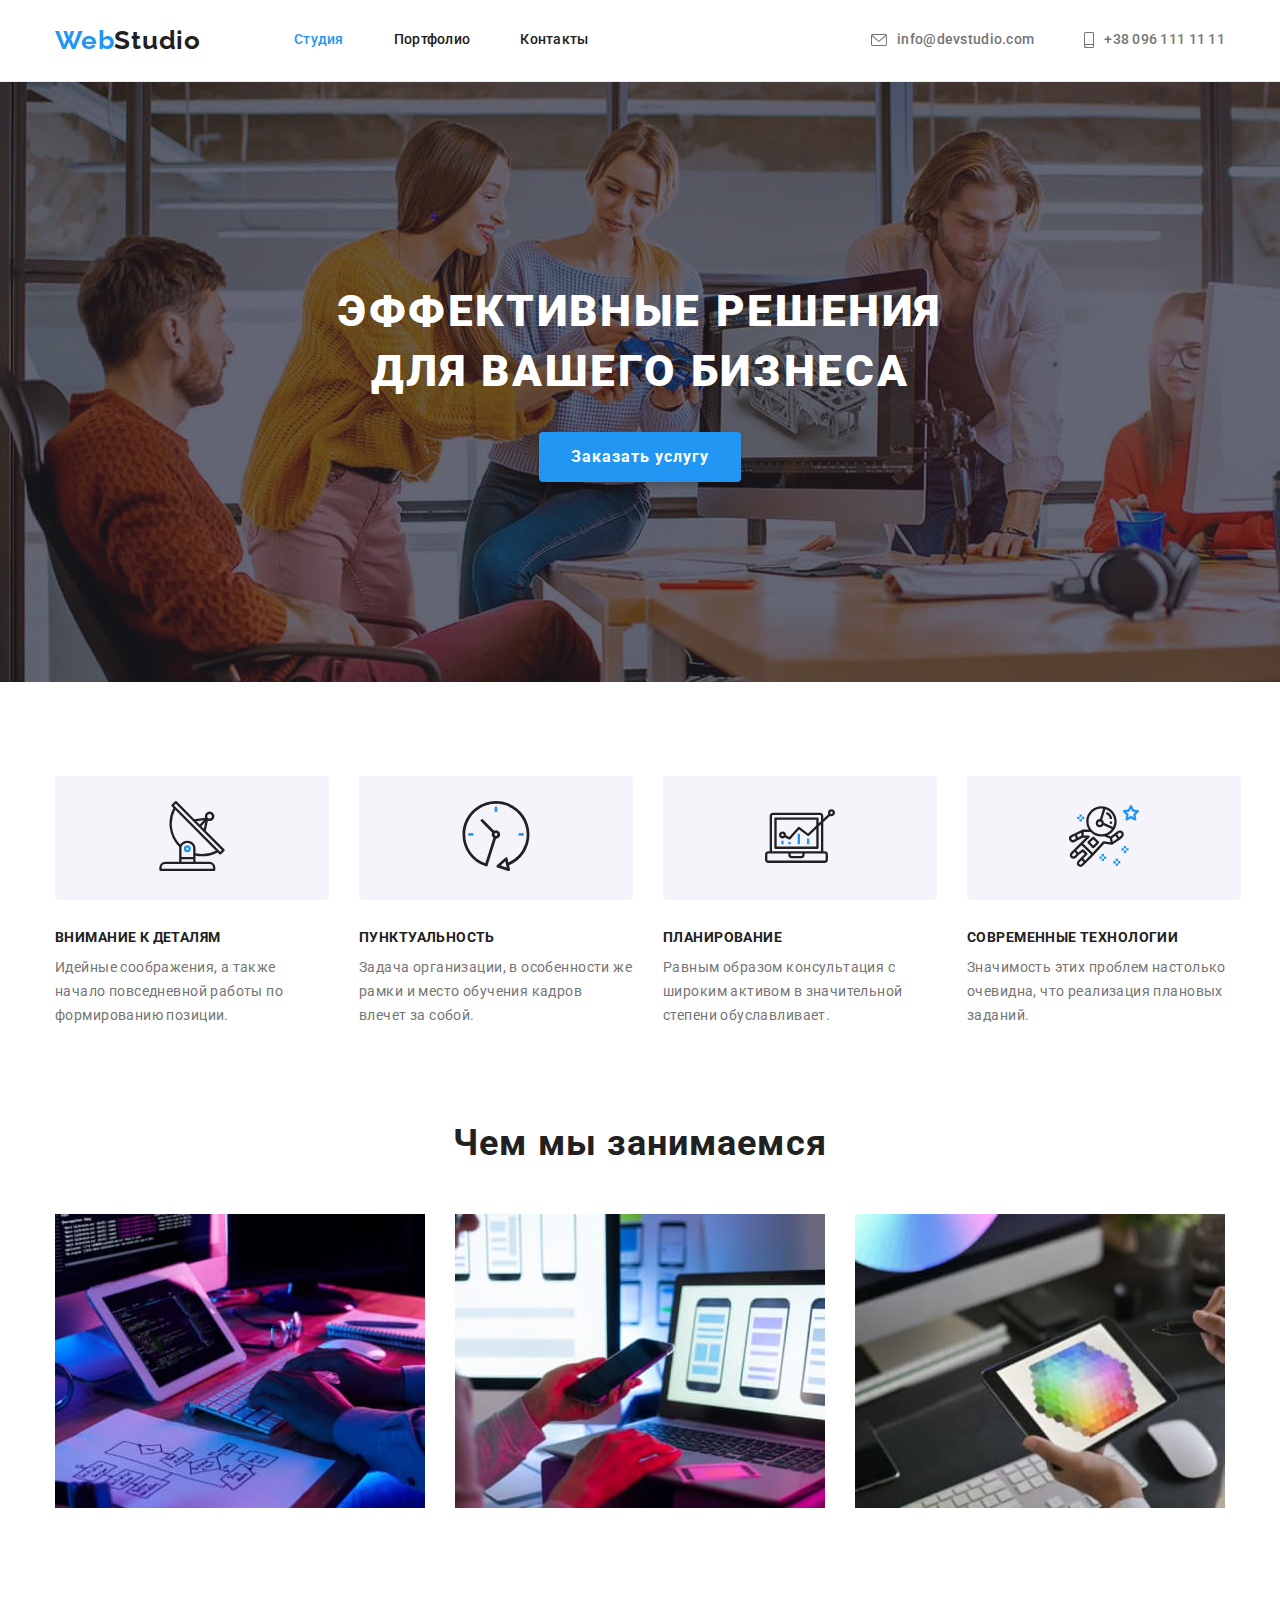
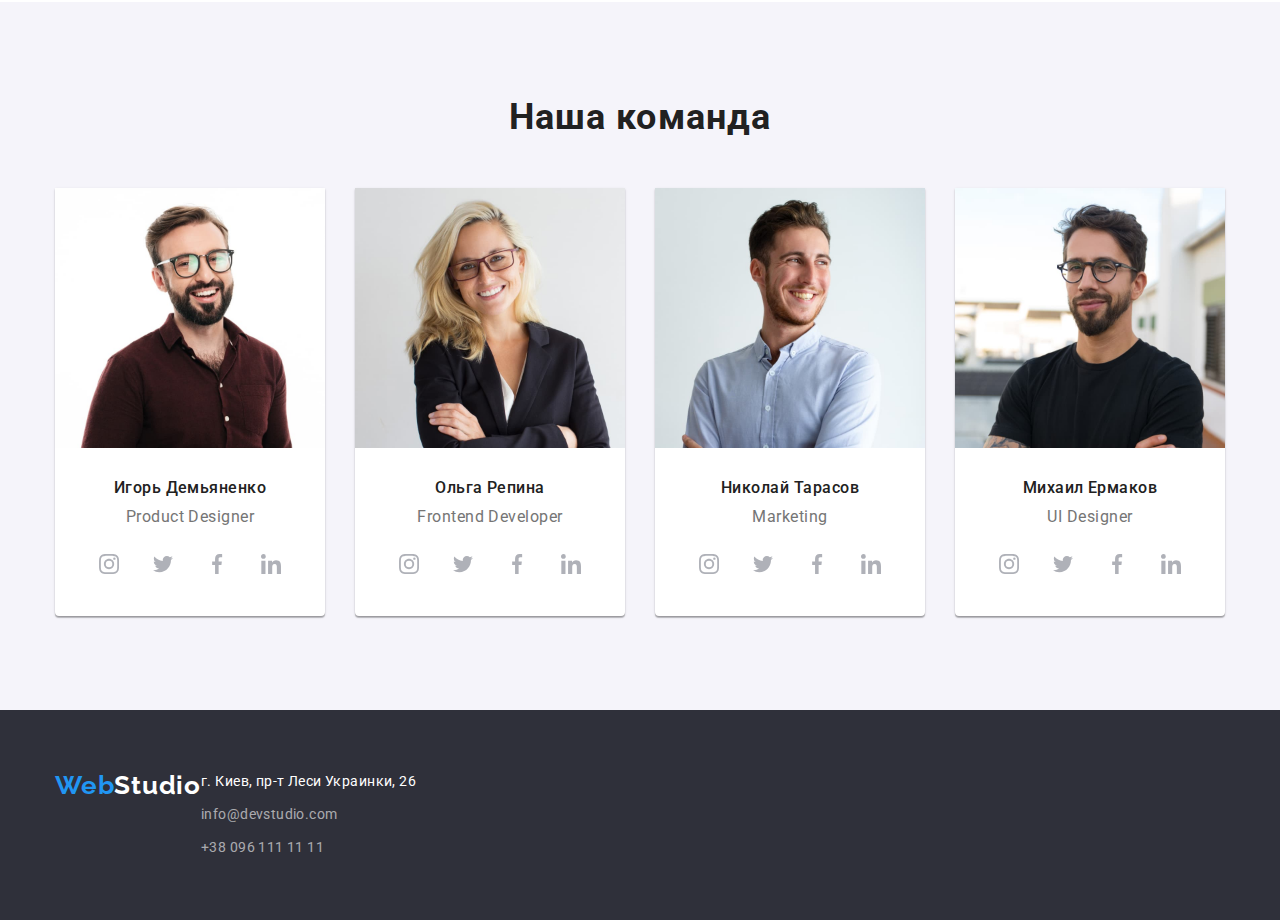
<file: index.html>
<!DOCTYPE html>
<html lang="ru">
  <head>
    <meta charset="UTF-8" />
    <meta http-equiv="X-UA-Compatible" content="IE=edge" />
    <meta name="viewport" content="width=device-width, initial-scale=1.0" />
    <link rel="preconnect" href="https://fonts.googleapis.com" />
    <link rel="preconnect" href="https://fonts.gstatic.com" crossorigin />
    <link
      href="https://fonts.googleapis.com/css2?family=Oleo+Script&family=Raleway:wght@700&family=Roboto:wght@400;500;700;900&display=swap"
      rel="stylesheet"
    />
    <title lang="en">WebStudio</title>
    <link
      rel="stylesheet"
      href="https://cdnjs.cloudflare.com/ajax/libs/modern-normalize/1.1.0/modern-normalize.min.css"
      integrity="sha512-wpPYUAdjBVSE4KJnH1VR1HeZfpl1ub8YT/NKx4PuQ5NmX2tKuGu6U/JRp5y+Y8XG2tV+wKQpNHVUX03MfMFn9Q=="
      crossorigin="anonymous"
      referrerpolicy="no-referrer"
    />
    <link rel="stylesheet" href="./css/styles.css" />
  </head>
  <body class="body">
    <header class="header">
      <div class="container">
        <!--Навигация-->
        <nav class="header-nav">
          <!--Логотип-->
          <a href="./" class="logo link" lang="en"><span class="logo-web">Web</span>Studio</a>
          <!-- Ссылки на страницы -->
          <ul class="header-lists lists">
            <li class="header-item">
              <a class="header-item-link link current" href="./">Студия</a>
            </li>
            <li class="header-item">
              <a class="header-item-link link" href="./portfolio.html">Портфолио</a>
            </li>
            <li class="header-item">
              <a class="header-item-link link" href="">Контакты</a>
            </li>
          </ul>
        </nav>
        <!--Контакты-->
        <ul class="header-contact-lists lists">
          <li class="header-contact-item">
            <a class="header-contact-link link" href="mailto:info@devstudio.com">
              <svg class="header-contact-pic" width="16" height="12">
                <use href="./images/icons.svg#icon-envelope"></use></svg
              >info@devstudio.com
            </a>
          </li>
          <li class="header-contact-item">
            <a class="header-contact-link link" href="tel:+380961111111">
              <svg class="header-contact-pic" width="10" height="16">
                <use href="/images/icons.svg#icon-smartphone"></use></svg
              >+38 096 111 11 11
            </a>
          </li>
        </ul>
      </div>
    </header>
    <main class="main">
      <!--Герой-->
      <section class="hero">
        <div class="container">
          <h1 class="hero-title">Эффективные решения<br />для вашего бизнеса</h1>
          <button class="hero-btn" type="button">Заказать услугу</button>
        </div>
      </section>
      <!--Особенности работы-->
      <section class="work">
        <div class="container">
          <!--Заголовок будет скрыт-->
          <h2 class="work-main-title visually-hidden" aria-hidden="true" tabindex="-1">Особенности нашей работы</h2>
          <div class="work-div">
            <ul class="work-lists lists">
              <li class="work-item">
                <div class="work-icon">
                  <svg width="70" height="70">
                    <use href="./images/icons.svg#icon-antenna-1"></use>
                  </svg>
                </div>
                <h3 class="work-title">Внимание к деталям</h3>
                <p class="work-position">
                  Идейные соображения, а также начало повседневной работы по формированию позиции.
                </p>
              </li>
              <li class="work-item">
                <div class="work-icon">
                  <svg width="70" height="70">
                    <use href="./images/icons.svg#icon-clock-1"></use>
                  </svg>
                </div>
                <h3 class="work-title">Пунктуальность</h3>
                <p class="work-position">
                  Задача организации, в особенности же рамки и место обучения кадров влечет за собой.
                </p>
              </li>
              <li class="work-item">
                <div class="work-icon">
                  <svg width="70" height="70">
                    <use href="./images/icons.svg#icon-diagram-1"></use>
                  </svg>
                </div>
                <h3 class="work-title">Планирование</h3>
                <p class="work-position">
                  Равным образом консультация с широким активом в значительной степени обуславливает.
                </p>
              </li>
              <li class="work-item">
                <div class="work-icon">
                  <svg width="70" height="70">
                    <use href="./images/icons.svg#icon-astronaut-1"></use>
                  </svg>
                </div>
                <h3 class="work-title">Современные технологии</h3>
                <p class="work-position">
                  Значимость этих проблем настолько очевидна, что реализация плановых заданий.
                </p>
              </li>
            </ul>
          </div>
        </div>
      </section>
      <!--Чем мы занимаемся-->
      <section class="projects section">
        <div class="container">
          <h2 class="projects-title title">Чем мы занимаемся</h2>
          <ul class="projects-lists lists">
            <li class="projects-item">
              <a class="projects-link link" href="">
                <img
                  class="projects-photo"
                  src="./images/desktop.jpg"
                  alt="Десктопные приложения"
                  width="370"
                  height="294"
                />
              </a>
            </li>
            <li class="projects-item">
              <a class="projects-link link" href="">
                <img
                  class="projects-photo"
                  src="./images/mobile.jpg"
                  alt="Мобильные приложения"
                  width="370"
                  height="294"
                />
              </a>
            </li>
            <li class="projects-item">
              <a class="projects-link link" href="">
                <img
                  class="projects-photo"
                  src="./images/design.jpg"
                  alt="Дизайнерские решения"
                  width="370"
                  height="294"
                />
              </a>
            </li>
          </ul>
        </div>
      </section>
      <!--Наша команда-->
      <section class="team section">
        <div class="container">
          <h2 class="team-mean-title title">Наша команда</h2>
          <ul class="team-lists lists">
            <li class="team-item">
              <img class="team-photo" src="./images/demianenko.jpg" alt="Игорь Демьяненко" width="270" height="260" />
              <div class="team-div">
                <h3 class="team-title title">Игорь Демьяненко</h3>
                <p class="team-text" lang="en">Product Designer</p>
                <ul class="team-card-lists lists">
                  <li class="team-card-item">
                    <a class="team-card-link link" href="">
                      <svg class="team-card-icon" width="20" height="20">
                        <use href="./images/icons.svg#icon-instagram-2"></use>
                      </svg>
                    </a>
                  </li>
                  <li class="team-card-item">
                    <a class="team-card-link link" href="">
                      <svg class="team-card-icon" width="20" height="20">
                        <use href="./images/icons.svg#icon-twitter-1"></use>
                      </svg>
                    </a>
                  </li>
                  <li class="team-card-item">
                    <a class="team-card-link link" href="">
                      <svg class="team-card-icon" width="20" height="20">
                        <use href="./images/icons.svg#icon-facebook-1"></use>
                      </svg>
                    </a>
                  </li>
                  <li class="team-card-item">
                    <a class="team-card-link link" href="">
                      <svg class="team-card-icon" width="20" height="20">
                        <use href="./images/icons.svg#icon-linkedin-1"></use>
                      </svg>
                    </a>
                  </li>
                </ul>
              </div>
            </li>
            <li class="team-item">
              <img class="team-photo" src="./images/repina.jpg" alt="Ольга Репина" width="270" height="260" />
              <div class="team-div">
                <h3 class="team-title title">Ольга Репина</h3>
                <p class="team-text" lang="en">Frontend Developer</p>
                <ul class="team-card-lists lists">
                  <li class="team-card-item">
                    <a class="team-card-link link" href="">
                      <svg class="team-card-icon" width="20" height="20">
                        <use href="./images/icons.svg#icon-instagram-2"></use>
                      </svg>
                    </a>
                  </li>
                  <li class="team-card-item">
                    <a class="team-card-link link" href="">
                      <svg class="team-card-icon" width="20" height="20">
                        <use href="./images/icons.svg#icon-twitter-1"></use>
                      </svg>
                    </a>
                  </li>
                  <li class="team-card-item">
                    <a class="team-card-link link" href="">
                      <svg class="team-card-icon" width="20" height="20">
                        <use href="./images/icons.svg#icon-facebook-1"></use>
                      </svg>
                    </a>
                  </li>
                  <li class="team-card-item">
                    <a class="team-card-link link" href="">
                      <svg class="team-card-icon" width="20" height="20">
                        <use href="./images/icons.svg#icon-linkedin-1"></use>
                      </svg>
                    </a>
                  </li>
                </ul>
              </div>
            </li>
            <li class="team-item">
              <img class="team-photo" src="./images/tarasov.jpg" alt="Николай Тарасов" width="270" height="260" />
              <div class="team-div">
                <h3 class="team-title title">Николай Тарасов</h3>
                <p class="team-text" lang="en">Marketing</p>
                <ul class="team-card-lists lists">
                  <li class="team-card-item">
                    <a class="team-card-link link" href="">
                      <svg class="team-card-icon" width="20" height="20">
                        <use href="./images/icons.svg#icon-instagram-2"></use>
                      </svg>
                    </a>
                  </li>
                  <li class="team-card-item">
                    <a class="team-card-link link" href="">
                      <svg class="team-card-icon" width="20" height="20">
                        <use href="./images/icons.svg#icon-twitter-1"></use>
                      </svg>
                    </a>
                  </li>
                  <li class="team-card-item">
                    <a class="team-card-link link" href="">
                      <svg class="team-card-icon" width="20" height="20">
                        <use href="./images/icons.svg#icon-facebook-1"></use>
                      </svg>
                    </a>
                  </li>
                  <li class="team-card-item">
                    <a class="team-card-link link" href="">
                      <svg class="team-card-icon" width="20" height="20">
                        <use href="./images/icons.svg#icon-linkedin-1"></use>
                      </svg>
                    </a>
                  </li>
                </ul>
              </div>
            </li>
            <li class="team-item">
              <img class="team-photo" src="./images/ermakov.jpg" alt="Михаил Ермаков" width="270" height="260" />
              <div class="team-div">
                <h3 class="team-title title">Михаил Ермаков</h3>
                <p class="team-text" lang="en">UI Designer</p>
                <ul class="team-card-lists lists">
                  <li class="team-card-item">
                    <a class="team-card-link link" href="">
                      <svg class="team-card-icon" width="20" height="20">
                        <use href="./images/icons.svg#icon-instagram-2"></use>
                      </svg>
                    </a>
                  </li>
                  <li class="team-card-item">
                    <a class="team-card-link link" href="">
                      <svg class="team-card-icon" width="20" height="20">
                        <use href="./images/icons.svg#icon-twitter-1"></use>
                      </svg>
                    </a>
                  </li>
                  <li class="team-card-item">
                    <a class="team-card-link link" href="">
                      <svg class="team-card-icon" width="20" height="20">
                        <use href="./images/icons.svg#icon-facebook-1"></use>
                      </svg>
                    </a>
                  </li>
                  <li class="team-card-item">
                    <a class="team-card-link link" href="">
                      <svg class="team-card-icon" width="20" height="20">
                        <use href="./images/icons.svg#icon-linkedin-1"></use>
                      </svg>
                    </a>
                  </li>
                </ul>
              </div>
            </li>
          </ul>
        </div>
      </section>
    </main>
    <footer class="footer">
      <div class="container">
        <!--Логотип-->
        <a class="logo-bottom link" href="./" lang="en"><span class="logo-web">Web</span>Studio</a>
        <!--Адрес-->
        <address class="address">
          <p class="address-text">г. Киев, пр-т Леси Украинки, 26</p>
          <ul class="address-lists lists">
            <li class="address-item">
              <a class="address-link link" href="mailto:info@devstudio.com">info@devstudio.com</a>
            </li>
            <li class="address-item">
              <a class="address-link link" href="tel:+380961111111">+38 096 111 11 11</a>
            </li>
          </ul>
        </address>
      </div>
    </footer>
  </body>
</html>
</file>
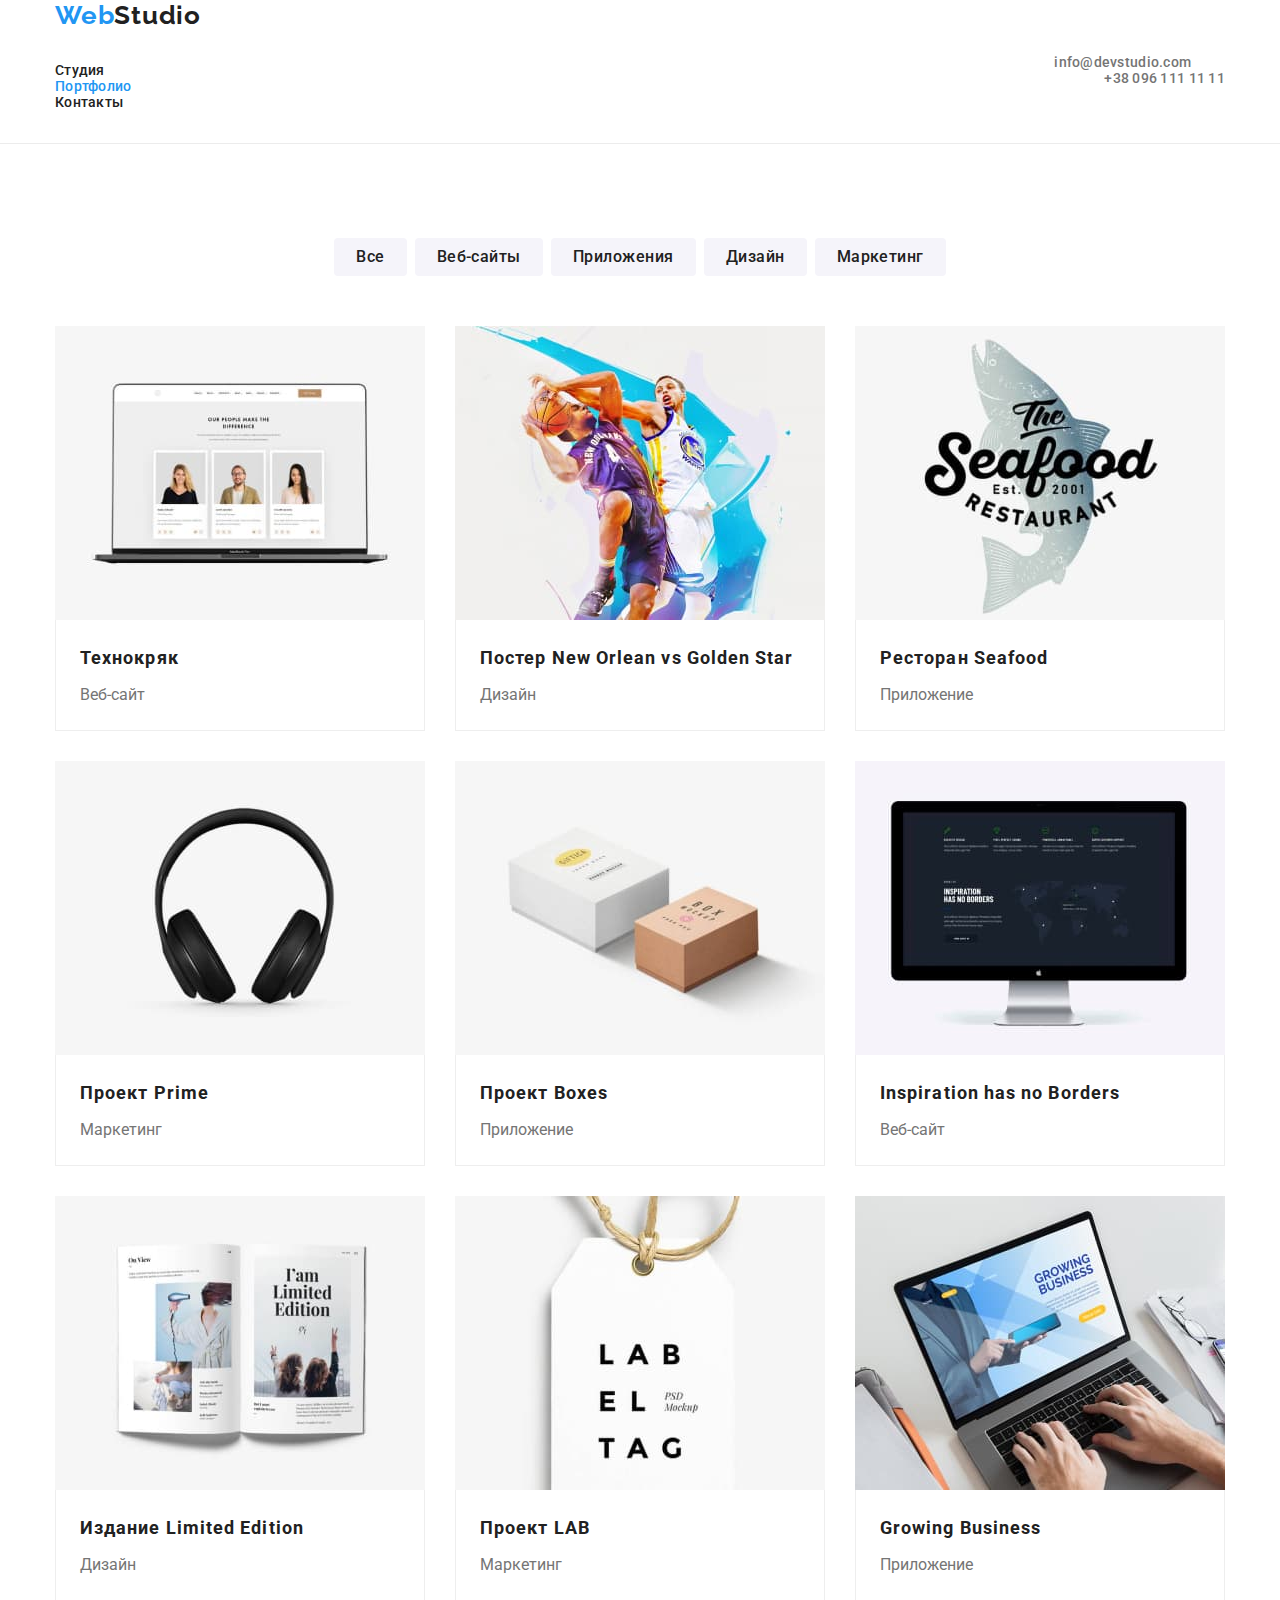
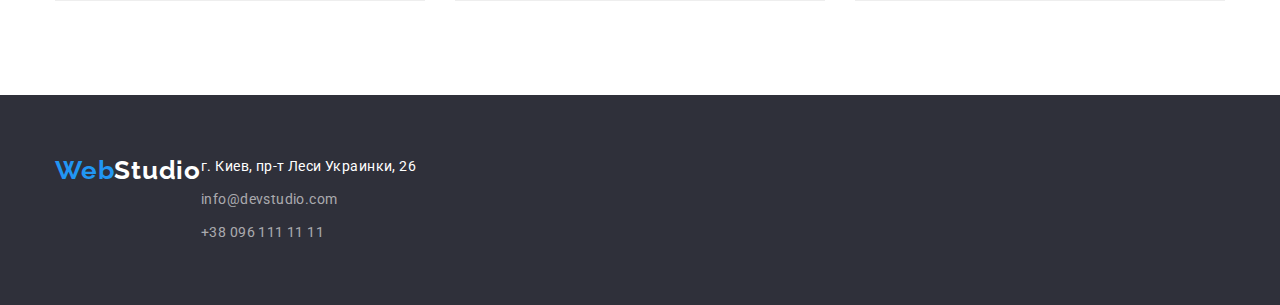
<file: portfolio.html>
<!DOCTYPE html>
<html lang="ru">
  <head>
    <meta charset="UTF-8" />
    <meta http-equiv="X-UA-Compatible" content="IE=edge" />
    <meta name="viewport" content="width=device-width, initial-scale=1.0" />
    <link rel="preconnect" href="https://fonts.googleapis.com" />
    <link rel="preconnect" href="https://fonts.gstatic.com" crossorigin />
    <link
      href="https://fonts.googleapis.com/css2?family=Oleo+Script&family=Raleway:wght@700&family=Roboto:wght@400;500;700;900&display=swap"
      rel="stylesheet"
    />
    <title>Portfolio</title>
    <link
      rel="stylesheet"
      href="https://cdnjs.cloudflare.com/ajax/libs/modern-normalize/1.1.0/modern-normalize.min.css"
      integrity="sha512-wpPYUAdjBVSE4KJnH1VR1HeZfpl1ub8YT/NKx4PuQ5NmX2tKuGu6U/JRp5y+Y8XG2tV+wKQpNHVUX03MfMFn9Q=="
      crossorigin="anonymous"
      referrerpolicy="no-referrer"
    />
    <link rel="stylesheet" href="./css/styles.css" />
  </head>
  <body class="body">
    <header class="header portfolio">
      <div class="container">
        <!--Навигация-->
        <nav class="header-nav">
          <div class="main-nav">
            <!--Логотип-->
            <a href="./index.html" class="logo link" lang="en"><span class="logo-web">Web</span>Studio</a>
            <!-- Ссылки на страницы -->
            <ul class="header-lists lists">
              <div class="nav-list">
                <li class="header-item">
                  <a class="header-item-link link" href="./index.html">Студия</a>
                </li>
                <li class="header-item">
                  <a class="header-item-link link current" href="./portfolio.html">Портфолио</a>
                </li>
                <li class="header-item">
                  <a class="header-item-link link" href="">Контакты</a>
                </li>
              </div>
            </ul>
          </div>
        </nav>
        <!--Контакты-->
        <ul class="header-contact-lists lists">
          <div class="nav-contact">
            <li class="header-contact-item">
              <a class="header-contact-link link" href="mailto:info@devstudio.com">info@devstudio.com</a>
            </li>
            <li class="header-contact-item">
              <a class="header-contact-link link" href="tel:+380961111111">+38 096 111 11 11</a>
            </li>
          </div>
        </ul>
      </div>
    </header>
    <main class="portfolio-main">
      <section class="portfolio-main section">
        <div class="container">
          <!-- Заголовок будет скрыт -->
          <h1 class="visually-hidden">Наши работы</h1>
          <ul class="btn-lists lists">
            <li class="btn-item"><button class="btn" type="button">Все</button></li>
            <li class="btn-item"><button class="btn" type="button">Веб-сайты</button></li>
            <li class="btn-item"><button class="btn" type="button">Приложения</button></li>
            <li class="btn-item"><button class="btn" type="button">Дизайн</button></li>
            <li class="btn-item"><button class="btn" type="button">Маркетинг</button></li>
          </ul>
          <ul class="portfolio-lists lists">
            <li class="portfolio-item">
              <a class="portfolio-link link" href="">
                <img class="portfolio-photo" src="./images/technokryak.jpg" alt="Технокряк сайт" width="370" />
                <div class="portfolio-desc">
                  <h2 class="portfolio-title">Технокряк</h2>
                  <p class="portfolio-text">Веб-сайт</p>
                </div>
              </a>
            </li>
            <li class="portfolio-item">
              <a class="portfolio-link link" href="">
                <img
                  class="portfolio-photo"
                  src="./images/new-orlean.jpg"
                  alt="Дизайн постера"
                  width="370"
                  height="294"
                />
                <div class="portfolio-desc">
                  <h2 class="portfolio-title">Постер <span lang="en">New Orlean vs Golden Star</span></h2>
                  <p class="portfolio-text">Дизайн</p>
                </div>
              </a>
            </li>
            <li class="portfolio-item">
              <a class="portfolio-link link" href="">
                <img class="portfolio-photo" src="./images/seafood.jpg" alt="Приложение ресторана" width="370" />
                <div class="portfolio-desc">
                  <h2 class="portfolio-title">Ресторан <span lang="en">Seafood</span></h2>
                  <p class="portfolio-text">Приложение</p>
                </div>
              </a>
            </li>
            <li class="portfolio-item">
              <a class="portfolio-link link" href="">
                <img class="portfolio-photo" src="./images/prime.jpg" alt="Проект Прайм" width="370" />
                <div class="portfolio-desc">
                  <h2 class="portfolio-title">Проект <span lang="en">Prime</span></h2>
                  <p class="portfolio-text">Маркетинг</p>
                </div>
              </a>
            </li>
            <li class="portfolio-item">
              <a class="portfolio-link link" href="">
                <img class="portfolio-photo" src="./images/boxes.jpg" alt="Проект бокс" width="370" />
                <div class="portfolio-desc">
                  <h2 class="portfolio-title">Проект <span>Boxes</span></h2>
                  <p class="portfolio-text">Приложение</p>
                </div>
              </a>
            </li>
            <li class="portfolio-item">
              <a class="portfolio-link link" href="">
                <img class="portfolio-photo" src="./images/borders.jpg" alt="Сайт вдохновение без границ" width="370" />
                <div class="portfolio-desc">
                  <h2 class="portfolio-title" lang="en">Inspiration has no Borders</h2>
                  <p class="portfolio-text">Веб-сайт</p>
                </div>
              </a>
            </li>
            <li class="portfolio-item">
              <a class="portfolio-link link" href="">
                <img class="portfolio-photo" src="./images/edition.jpg" alt="Дизайн издания" width="370" />
                <div class="portfolio-desc">
                  <h2 class="portfolio-title">Издание <span lang="en">Limited Edition</span></h2>
                  <p class="portfolio-text">Дизайн</p>
                </div>
              </a>
            </li>
            <li class="portfolio-item">
              <a class="portfolio-link link" href="">
                <img class="portfolio-photo" src="./images/lab.jpg" alt="Проект лаб" width="370" />
                <div class="portfolio-desc">
                  <h2 class="portfolio-title">Проект LAB</h2>
                  <p class="portfolio-text">Маркетинг</p>
                </div>
              </a>
            </li>
            <li class="portfolio-item">
              <a class="portfolio-link link" href="">
                <img class="portfolio-photo" src="./images/growing.jpg" alt="Проект растущий бизнес" width="370" />
                <div class="portfolio-desc">
                  <h2 class="portfolio-title" lang="en">Growing Business</h2>
                  <p class="portfolio-text">Приложение</p>
                </div>
              </a>
            </li>
          </ul>
        </div>
      </section>
    </main>
    <footer class="footer">
      <div class="container">
        <!--Логотип-->
        <a class="logo-bottom link" href="./index.html" lang="en"><span class="logo-web">Web</span>Studio</a>
        <!--Адрес-->
        <address class="address">
          <p class="address-text">г. Киев, пр-т Леси Украинки, 26</p>
          <ul class="address-lists lists">
            <li class="address-item">
              <a class="address-link link" href="mailto:info@devstudio.com">info@devstudio.com</a>
            </li>
            <li class="address-item">
              <a class="address-link link" href="tel:+380961111111">+38 096 111 11 11</a>
            </li>
          </ul>
        </address>
      </div>
    </footer>
  </body>
</html>
</file>
<file: css/styles.css>
*,
*::before,
*::after {
  box-sizing: border-box;
}

/* -----Глобальные----- */

:root {
  --primary-text-color: #757575;
  --title-text-color: #212121;
  --accent-color: #2196f3;
  --primary-bg-color: #e5e5e5;
  --main-font: 'Roboto', sans-serif;
}

html {
  width: 100%;
}

body {
  width: 100%;
  font-family: var(--main-font);
  font-style: normal;
  color: var(--primary-text-color);
  margin: 0;
}

p,
h1,
h2,
h3,
h4,
h5,
h6 {
  margin: 0;
}

ul {
  margin: 0;
  padding-left: 0;
  list-style: none;
}

img {
  display: block;
  max-width: 100%;
}

.title {
  margin-bottom: 50px;
  font-size: 36px;
  line-height: 1.17;
  text-align: center;
  letter-spacing: 0.03em;
  color: var(--title-text-color);
}

.link {
  text-decoration: none;
  font-style: normal;
  color: inherit;
}

.lists {
  list-style: none;
}

.btn {
  font-family: var(--main-font);
  cursor: pointer;
}

.container {
  margin-left: auto;
  margin-right: auto;
  width: 1200px;
  padding-left: 15px;
  padding-right: 15px;
}

.section {
  padding: 94px 0;
}
/* -----Хедер----- */

.header {
  background-color: #ffffff;
  border-bottom: 1px solid #ececec;
}

.header .container {
  display: flex;
  justify-content: space-between;
  align-items: center;
}

/* -----Линки хедера----- */

.header-lists,
.header-contact-lists {
  /* display: inline-block; */
  padding-top: 32px;
  padding-bottom: 32px;
}

/* -----Блок навигации----- */

.header-nav {
  display: flex;
  align-items: center;
}

/* -----Логотип в хедере----- */

.logo {
  margin-right: 93px;
  margin-top: 25px;
  margin-bottom: 25px;
  font-family: 'Raleway';
  font-weight: 700;
  font-size: 26px;
  line-height: 1.19;
  letter-spacing: 0.03em;
  color: var(--title-text-color);
}

.logo-web {
  color: var(--accent-color);
}

.logo:hover,
.logo-web:hover {
  color: var(--accent-color);
}

.logo:focus,
.logo-web:focus {
  color: var(--accent-color);
}

.header-lists {
  display: flex;
  align-items: center;
}

.header-item {
  margin-right: 50px;
}

.header-item:last-child {
  margin-right: 0;
}

.header-lists,
.header-item-link {
  font-weight: 500;
  font-size: 14px;
  line-height: 1.14;
  letter-spacing: 0.02em;
  color: var(--title-text-color);
}

.current {
  color: var(--accent-color);
}

.header-item-link:hover,
.header-item-link:focus {
  color: var(--accent-color);
}

/* -----Контакты хедера----- */

.header-contact-lists {
  display: flex;
  margin-left: auto;
  align-items: center;
}

.header-contact-item:not(:first-child) {
  margin-left: 50px;
}

.header-contact-link {
  display: flex;
  align-items: center;
  font-weight: 500;
  font-size: 14px;
  line-height: 1.14;
  letter-spacing: 0.02em;
}

.header-contact-link:hover,
.header-contact-link:focus {
  color: var(--accent-color);
}

.header-contact-pic {
  fill: currentColor;
  margin-right: 10px;
}

/* -----Герой----- */
.hero {
  max-width: 1600px;
  height: 600px;
  background-image: linear-gradient(to right, rgba(47, 48, 58, 0.4), rgba(47, 48, 58, 0.4)),
    url('../images/hero-big.jpg');
  background-size: cover;
  padding-top: 200px;
  padding-bottom: 200px;
  margin-left: auto;
  margin-right: auto;
}

.hero-title {
  margin-bottom: 30px;
}

.hero-title {
  font-weight: 900;
  font-size: 44px;
  line-height: 1.36;
  text-align: center;
  letter-spacing: 0.06em;
  text-transform: uppercase;
  color: #ffffff;
}

.hero-btn {
  display: block;
  margin: 0 auto;
  padding: 10px 32px;
  border: none;
  font-family: var(--main-font);
  font-style: normal;
  font-weight: 700;
  font-size: 16px;
  line-height: 1.88;
  align-items: center;
  text-align: center;
  letter-spacing: 0.06em;
  color: #ffffff;
  background: var(--accent-color);
  box-shadow: 0px 4px 4px rgba(0, 0, 0, 0.15);
  border-radius: 4px;
  cursor: pointer;
}

.hero-btn:hover,
.hero-btn:focus {
  background: #188ce8;
  box-shadow: 0px 4px 4px rgba(0, 0, 0, 0.15);
  border-radius: 4px;
}

/* -----Особенности работы----- */
/* -----? В проекте bg #e5e5e5, фактически #ffffff----- */
.work {
  background: #ffffff;
  padding-top: 94px;
}

.visually-hidden {
  position: absolute;
  white-space: nowrap;
  width: 1px;
  height: 1px;
  overflow: hidden;
  border: 0;
  padding: 0;
  clip: rect(0 0 0 0);
  clip-path: inset(50%);
  margin: -1px;
}

.work-lists {
  display: flex;
  gap: 30px;
}

.work-item {
  flex-basis: calc((100% - 90px) / 4);
}
.work-icon {
  background: #f5f4fa;
  border-radius: 4px;
  padding: 25px 102px;
  margin-bottom: 30px;
}

.work-title {
  margin-bottom: 10px;
  font-size: 14px;
  line-height: 1.14;
  letter-spacing: 0.03em;
  text-transform: uppercase;
  color: var(--title-text-color);
}
.work-position {
  font-size: 14px;
  line-height: 1.71;
  letter-spacing: 0.03em;
}

/* -----Чем мы занимаемся----- */
/* -----? В проекте bg #e5e5e5, фактически #ffffff;----- */

.projects {
  background-color: #ffffff;
  padding: 94px 0;
}

.projects-lists {
  display: flex;
  gap: 30px;
}

.projects-item {
  flex-basis: calc((100% - 60px) / 3);
}

/* .projects-item:not(:last-child) {
  margin-right: 30px;
} */

.projects-photo:hover,
.projects-link:focus {
}

/* -----Наша команда----- */

.team {
  background: #f5f4fa;
  padding: 94px 0;
}

.team-lists {
  display: flex;
  gap: 30px;
}

.team-item {
  flex-basis: calc((100% - 90px) / 4);
}

.team-item {
  background: #ffffff;
  box-shadow: 0px 1px 3px rgba(0, 0, 0, 0.12), 0px 1px 1px rgba(0, 0, 0, 0.14), 0px 2px 1px rgba(0, 0, 0, 0.2);
  border-radius: 0px 0px 4px 4px;
}

.team-div {
  padding: 30px 0;
}

.team-title {
  margin-bottom: 10px;
  font-weight: 500;
  font-size: 16px;
  line-height: 1.19;
  text-align: center;
  letter-spacing: 0.03em;
  color: var(--title-text-color);
}
.team-text {
  margin-bottom: 16px;
  font-size: 16px;
  line-height: 1.19;
  text-align: center;
  letter-spacing: 0.03em;
  color: var(--primary-text-color);
}

.team-card-lists {
  display: flex;
  align-items: center;
  justify-content: center;
}

.team-card-item:not(:last-child) {
  margin-right: 10px;
}

.team-card-link {
  display: inline-flex;
  justify-content: center;
  align-items: center;
  color: #afb1b8;
  width: 44px;
  height: 44px;
  border-radius: 50%;
}

.team-card-link:hover,
.team-card-link:focus {
  background: #2196f3;
  color: #ffffff;
}

.team-card-icon {
  fill: currentColor;
}

/* -----Клиенты----- */

.client-lists {
  display: flex;
  gap: 30px;
}

.client-item {
  flex-basis: calc((100% - 150px) / 6);
}

.client-link {
  display: block;
  padding: 16px 0;
  border: 1px solid #afb1b8;
  border-radius: 4px;
  color: #afb1b8;
}

.client-link:hover,
.client-link:focus {
  border: 1px solid #2196f3;
  border-radius: 4px;
  color: #2196f3;
}

.client-icon {
  display: block;
  margin: 0 auto;
  fill: currentColor;
}

/* -----Футер----- */

.footer {
  background: #2f303a;
  padding: 60px 0;
}

.footer .container {
  display: flex;
}

.logo-bottom {
  display: inline-block;
  margin-bottom: 20px;
  font-family: 'Raleway';
  font-weight: 700;
  font-size: 26px;
  line-height: 1.19;
  letter-spacing: 0.03em;
  color: #ffffff;
}
.logo-bottom:hover,
.logo-web:hover {
  color: var(--accent-color);
}

.logo-bottom:focus,
.logo-web:focus {
  color: var(--accent-color);
}

/* -----Адрес----- */

.address-item {
  margin-top: 9px;
}

.address-text {
  font-style: normal;
  font-size: 14px;
  line-height: 1.71;
  letter-spacing: 0.03em;
  color: #ffffff;
}

.address-link {
  font-size: 14px;
  line-height: 1.71;
  letter-spacing: 0.03em;
  color: rgba(255, 255, 255, 0.6);
}

.address-link:hover,
.address-link:focus {
  color: var(--accent-color);
}

/* -----Футер-соц.сети----- */

.footer-card {
  margin-left: 70px;
}

.footer-card-title {
  margin-top: 12px;
  margin-bottom: 20px;
  font-weight: 700;
  font-size: 14px;
  line-height: 1.14;
  letter-spacing: 0.03em;
  text-transform: uppercase;
  color: #ffffff;
}

.footer-card-lists {
  display: flex;
  align-items: center;
  justify-content: left;
}

.footer-card-item:not(:last-child) {
  margin-right: 10px;
}

.footer-card-link {
  display: inline-block;
  background-color: rgba(255, 255, 255, 0.1);
  color: #ffffff;
  width: 44px;
  height: 44px;
  border-radius: 50%;
  padding: 12px;
}

.footer-card-link:hover,
.footer-card-link:focus {
  background: #2196f3;
  color: #ffffff;
}

.footer-card-icon {
  fill: currentColor;
}

/* -----Портфолио----- */

.portfolio-main {
  background-color: #ffffff;
}

/* -----Портфолио кнопки----- */

.btn-lists {
  display: flex;
  justify-content: center;
  margin-bottom: 50px;
}

.btn-item + .btn-item {
  margin-left: 8px;
}

.btn {
  display: inline-block;
  border: none;
  padding: 6px 22px;
  background: #f5f4fa;
  border-radius: 4px;
  font-weight: 500;
  font-size: 16px;
  line-height: 1.62;
  text-align: center;
  letter-spacing: 0.03em;
  color: var(--title-text-color);
}

.btn:hover,
.btn:focus {
  color: #ffffff;
  background: var(--accent-color);
  box-shadow: 0px 3px 1px rgba(0, 0, 0, 0.1), 0px 1px 2px rgba(0, 0, 0, 0.08), 0px 2px 2px rgba(0, 0, 0, 0.12);
  border-radius: 4px;
}

/* -----Портфолио карточки----- */

.portfolio-lists {
  display: flex;
  flex-wrap: wrap;
  gap: 30px;
}

.portfolio-item {
  flex-basis: calc((100% - 60px) / 3);
  /* margin-right: 30px;
  margin-bottom: 30px; */
  background: #ffffff;
}

/* .portfolio-item:nth-child(3n) {
  margin-right: 0;
}

.portfolio-item:nth-child(n + 7) {
  margin-bottom: 0;
} */

/* .portfolio-item:hover,
.portfolio-item:focus {
  box-shadow: 0px 1px 1px rgba(0, 0, 0, 0.12), 0px 4px 4px rgba(0, 0, 0, 0.06), 1px 4px 6px rgba(0, 0, 0, 0.16);
} */

.portfolio-link {
  display: inline-block;
}

.portfolio-link:hover {
  box-shadow: 0px 1px 1px rgba(0, 0, 0, 0.12), 0px 4px 4px rgba(0, 0, 0, 0.06), 1px 4px 6px rgba(0, 0, 0, 0.16);
}

.portfolio-desc {
  padding: 20px 24px;
  border-right: 1px solid #eeeeee;
  border-bottom: 1px solid #eeeeee;
  border-left: 1px solid #eeeeee;
}

.portfolio-title {
  margin-bottom: 4px;
  font-size: 18px;
  line-height: 2;
  letter-spacing: 0.06em;
  color: var(--title-text-color);
}

.portfolio-text {
  font-size: 16px;
  line-height: 1.88;
  color: var(--primary-text-color);
}
</file>
